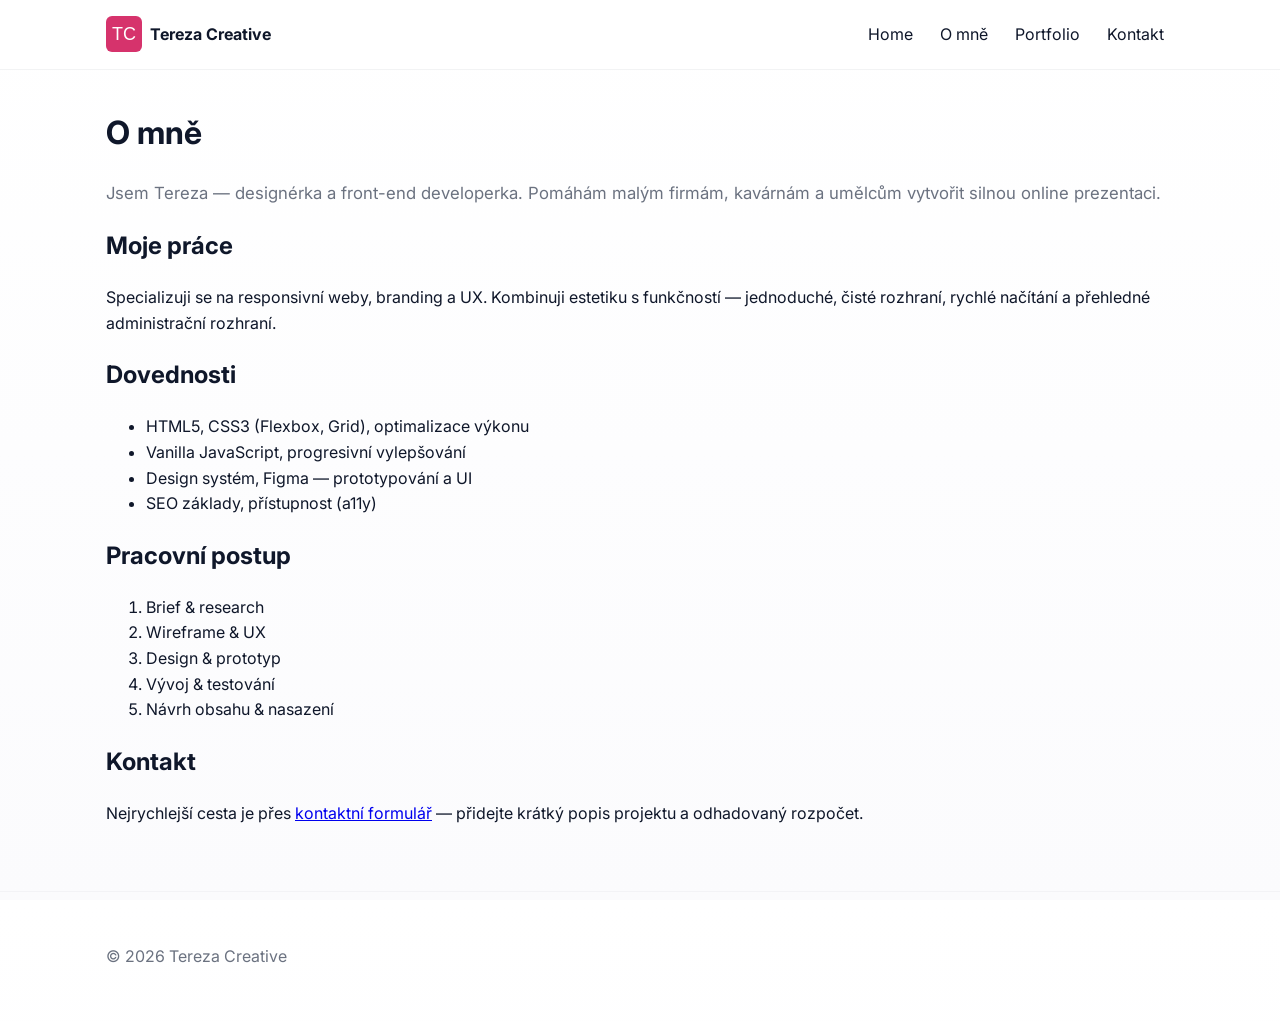
<file: about.html>
<!doctype html>
<html lang="cs">
<head>
  <meta charset="utf-8">
  <meta name="viewport" content="width=device-width,initial-scale=1">
  <title>O mně — Tereza Creative</title>
  <meta name="description" content="O mně — Tereza, designerka a front-end developerka. Pomáhám značkám s weby a vizuálním stylem.">
  <link rel="stylesheet" href="/css/styles.css">
</head>
<body>
  <header class="site-header">
    <div class="container header-inner">
      <a class="brand" href="/"><img src="/assets/favicon.svg" class="logo" alt="Tereza Creative"> Tereza Creative</a>
      <button id="nav-toggle-2" class="nav-toggle" aria-expanded="false">Menu</button>
      <nav id="site-nav-2" class="site-nav">
        <a href="/">Home</a>
        <a href="/about.html">O mně</a>
        <a href="/portfolio.html">Portfolio</a>
        <a href="/contact.html">Kontakt</a>
      </nav>
    </div>
  </header>

  <main class="container about">
    <h1>O mně</h1>
    <p class="lead">Jsem Tereza — designérka a front-end developerka. Pomáhám malým firmám, kavárnám a umělcům vytvořit silnou online prezentaci.</p>

    <section>
      <h2>Moje práce</h2>
      <p>Specializuji se na responsivní weby, branding a UX. Kombinuji estetiku s funkčností — jednoduché, čisté rozhraní, rychlé načítání a přehledné administrační rozhraní.</p>
    </section>

    <section>
      <h2>Dovednosti</h2>
      <ul>
        <li>HTML5, CSS3 (Flexbox, Grid), optimalizace výkonu</li>
        <li>Vanilla JavaScript, progresivní vylepšování</li>
        <li>Design systém, Figma — prototypování a UI</li>
        <li>SEO základy, přístupnost (a11y)</li>
      </ul>
    </section>

    <section>
      <h2>Pracovní postup</h2>
      <ol>
        <li>Brief &amp; research</li>
        <li>Wireframe &amp; UX</li>
        <li>Design &amp; prototyp</li>
        <li>Vývoj &amp; testování</li>
        <li>Návrh obsahu &amp; nasazení</li>
      </ol>
    </section>

    <section>
      <h2>Kontakt</h2>
      <p>Nejrychlejší cesta je přes <a href="/contact.html">kontaktní formulář</a> — přidejte krátký popis projektu a odhadovaný rozpočet.</p>
    </section>
  </main>

  <footer class="site-footer">
    <div class="container">
      <p>&copy; <span id="year-2"></span> Tereza Creative</p>
    </div>
  </footer>

  <script src="/js/main.js"></script>
</body>
</html>
</file>
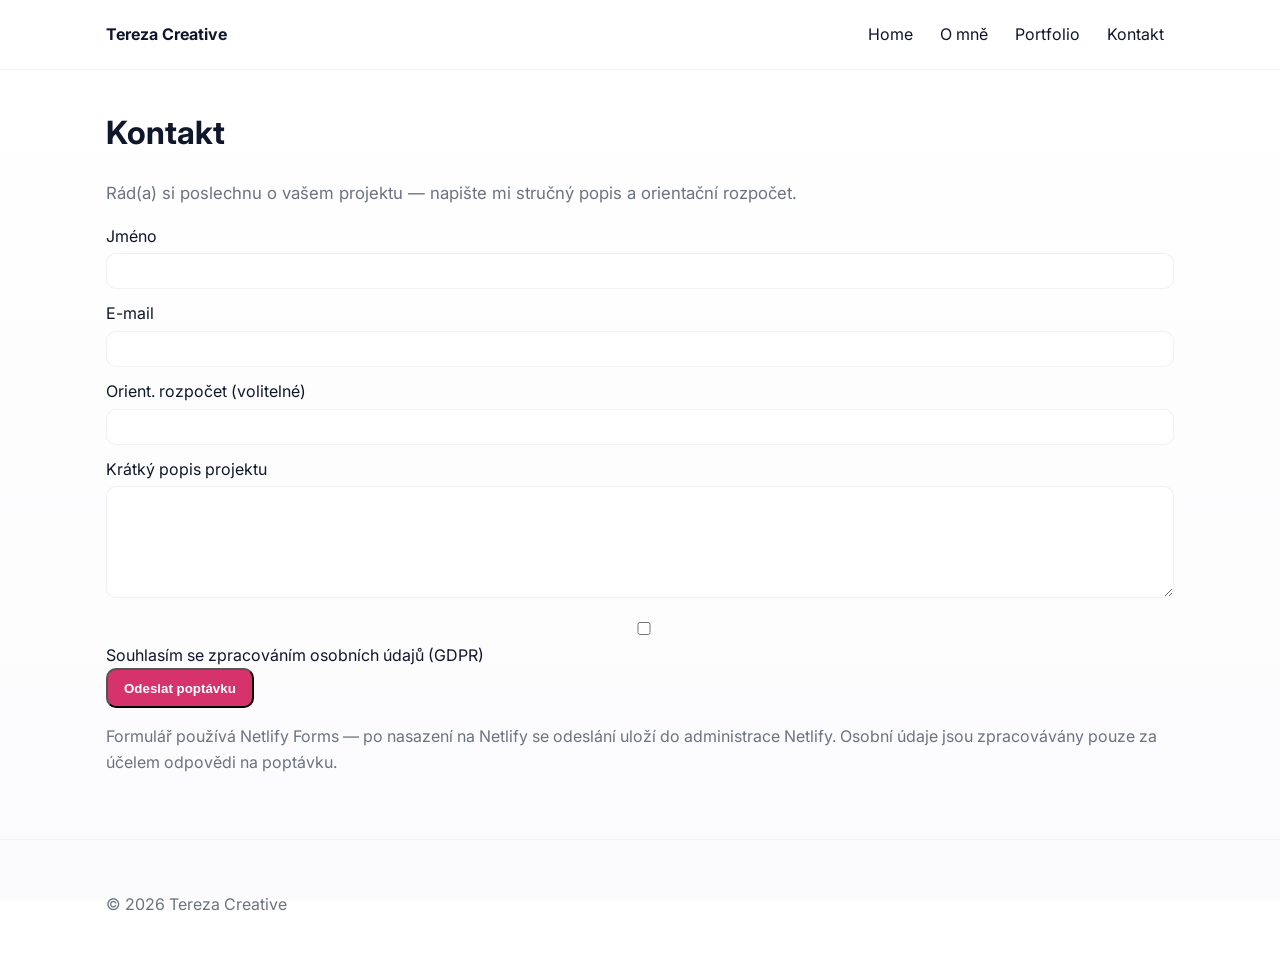
<file: contact.html>
<!doctype html>
<html lang="cs">
<head>
  <meta charset="utf-8">
  <meta name="viewport" content="width=device-width,initial-scale=1">
  <title>Kontakt — Tereza Creative</title>
  <meta name="description" content="Kontaktujte mě — poptávky a spolupráce.">
  <link rel="stylesheet" href="/css/styles.css">
</head>
<body>
  <header class="site-header">
    <div class="container header-inner">
      <a class="brand" href="/">Tereza Creative</a>
      <button id="nav-toggle-4" class="nav-toggle" aria-expanded="false">Menu</button>
      <nav id="site-nav-4" class="site-nav">
        <a href="/">Home</a>
        <a href="/about.html">O mně</a>
        <a href="/portfolio.html">Portfolio</a>
        <a href="/contact.html">Kontakt</a>
      </nav>
    </div>
  </header>

  <main class="container contact">
    <h1>Kontakt</h1>
    <p class="lead">Rád(a) si poslechnu o vašem projektu — napište mi stručný popis a orientační rozpočet.</p>

    <!-- Netlify Forms: name attribute and hidden form-name input are required -->
    <form id="contact-form" name="contact" method="POST" data-netlify="true" data-netlify-honeypot="bot-field">
      <input type="hidden" name="form-name" value="contact">
      <p style="display:none">
        <label>Nejsi robot? <input name="bot-field"></label>
      </p>

      <label for="name">Jméno</label>
      <input id="name" name="name" type="text" required>

      <label for="email">E-mail</label>
      <input id="email" name="email" type="email" required>

      <label for="budget">Orient. rozpočet (volitelné)</label>
      <input id="budget" name="budget" type="text">

      <label for="message">Krátký popis projektu</label>
      <textarea id="message" name="message" rows="6" required></textarea>

      <label><input type="checkbox" name="consent" required> Souhlasím se zpracováním osobních údajů (GDPR)</label>

      <button class="btn" type="submit">Odeslat poptávku</button>
    </form>

    <p class="small muted">Formulář používá Netlify Forms — po nasazení na Netlify se odeslání uloží do administrace Netlify. Osobní údaje jsou zpracovávány pouze za účelem odpovědi na poptávku.</p>
  </main>

  <footer class="site-footer">
    <div class="container">
      <p>&copy; <span id="year-4"></span> Tereza Creative</p>
    </div>
  </footer>

  <script src="/js/main.js"></script>
</body>
</html>
</file>
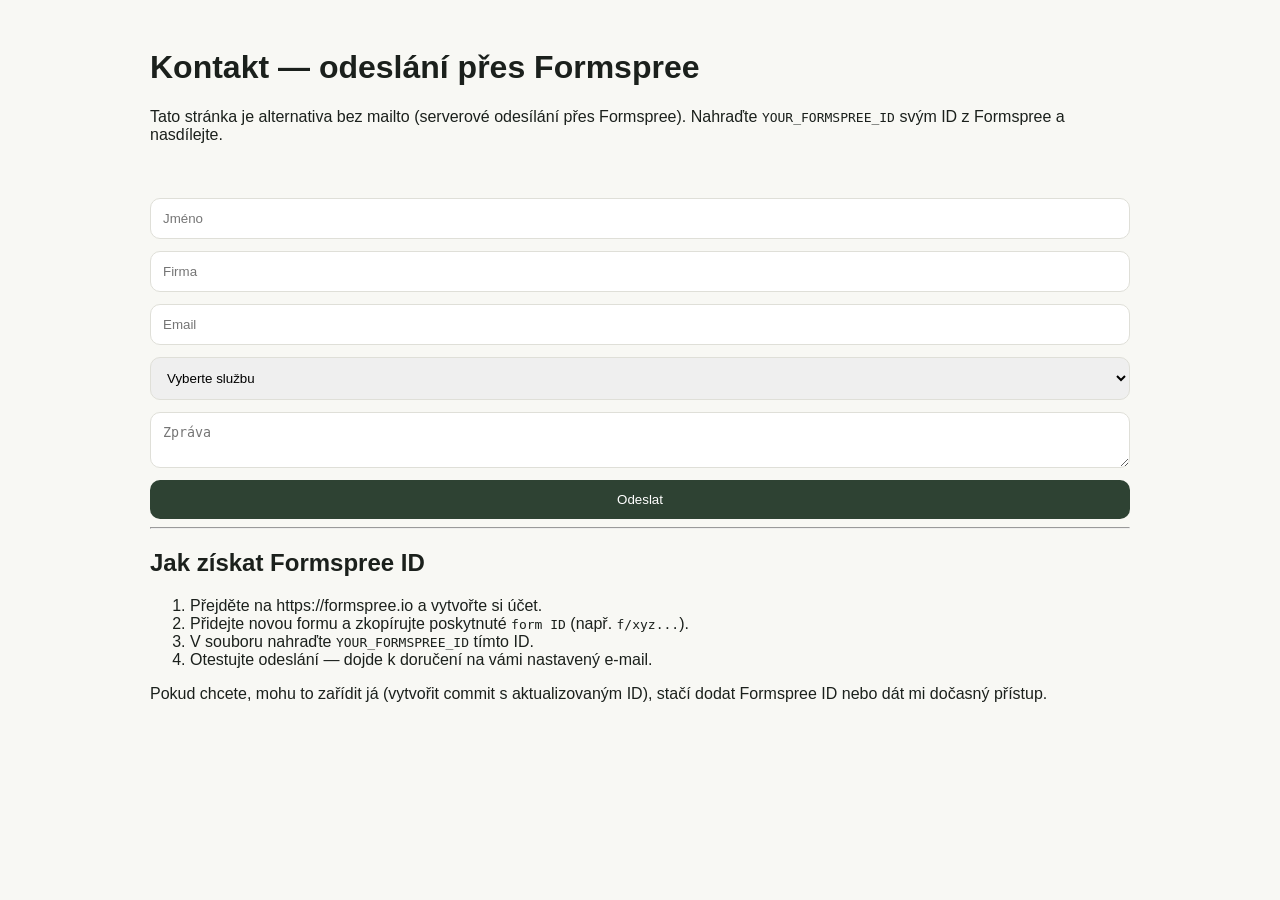
<file: index_formspree.html>
<!doctype html>
<html lang="cs">
<head>
  <meta charset="utf-8">
  <meta name="viewport" content="width=device-width,initial-scale=1">
  <meta name="description" content="Tereza Creative – kontakt (Formspree) — alternativa k mailto pro spolehlivé odesílání formuláře.">
  <title>Tereza Creative | Kontakt (Formspree)</title>
  <style>
    /* Minimal styles copied from main site for consistent look */
    :root{--bg:#f8f8f4;--ink:#1b201c;--line:#dfdfd8;--white:#fff;--green:#2e4233}
    body{margin:0;font-family:Arial,Helvetica,sans-serif;background:var(--bg);color:var(--ink);}
    .wrap{width:min(980px,calc(100% - 32px));margin:0 auto;padding:28px;}
    form{display:grid;gap:12px}
    input,select,textarea,button{padding:12px;border:1px solid var(--line);border-radius:10px}
    button{background:var(--green);color:#fff;border:0;cursor:pointer}
    #hint{min-height:22px;color:#8a3f3f;font-weight:600}
  </style>
</head>
<body>
  <div class="wrap">
    <h1>Kontakt — odeslání přes Formspree</h1>
    <p>Tato stránka je alternativa bez mailto (serverové odesílání přes Formspree). Nahraďte <code>YOUR_FORMSPREE_ID</code> svým ID z Formspree a nasdílejte.</p>

    <p id="hint"></p>

    <!-- Replace YOUR_FORMSPREE_ID with your actual Formspree form ID (e.g. mf/xxxxxx or f/xxxxxx) -->
    <form id="form" action="https://formspree.io/f/YOUR_FORMSPREE_ID" method="POST">
      <input name="name" type="text" placeholder="Jméno" required>
      <input name="company" type="text" placeholder="Firma">
      <input name="reply" type="email" placeholder="Email" required>
      <select name="service">
        <option value="">Vyberte službu</option>
        <option value="Balíček START">Balíček START</option>
        <option value="Balíček STANDARD">Balíček STANDARD</option>
        <option value="Balíček PREMIUM">Balíček PREMIUM</option>
      </select>
      <textarea name="message" placeholder="Zpráva"></textarea>
      <!-- Honeypot anti-spam field (hidden from users) -->
      <input type="text" name="_gotcha" style="display:none">
      <!-- Optional: set a redirect or return message by Formspree settings; we handle client-side response here -->
      <button type="submit">Odeslat</button>
    </form>

    <script>
      // Progressive enhancement: submit via fetch to Formspree API and show UI feedback
      (function(){
        const form = document.getElementById('form');
        const hint = document.getElementById('hint');
        if(!form) return;

        form.addEventListener('submit', async function(e){
          e.preventDefault();
          hint.textContent = 'Odesílám…';

          // Build payload
          const data = new FormData(form);

          // Basic client-side spam check (honeypot)
          if(data.get('_gotcha')){
            hint.textContent = 'Podezřelý požadavek (spam).';
            return;
          }

          try{
            const action = form.action;
            const resp = await fetch(action, {
              method: form.method || 'POST',
              body: data,
              headers: {
                'Accept': 'application/json'
              }
            });
            if(resp.ok){
              hint.style.color = 'green';
              hint.textContent = 'Děkuji — zpráva byla odeslána.';
              form.reset();
            } else {
              const json = await resp.json().catch(()=>null);
              hint.style.color = '#8a3f3f';
              hint.textContent = (json && json.error) ? ('Chyba: '+json.error) : 'Došlo k chybě při odesílání. Zkuste to prosím později.';
            }
          }catch(err){
            hint.style.color = '#8a3f3f';
            hint.textContent = 'Chyba sítě při odesílání. Zkontrolujte připojení.';
            console.error(err);
          }
        });
      })();
    </script>

    <hr>
    <h2>Jak získat Formspree ID</h2>
    <ol>
      <li>Přejděte na https://formspree.io a vytvořte si účet.</li>
      <li>Přidejte novou formu a zkopírujte poskytnuté <code>form ID</code> (např. <code>f/xyz...</code>).</li>
      <li>V souboru nahraďte <code>YOUR_FORMSPREE_ID</code> tímto ID.</li>
      <li>Otestujte odeslání — dojde k doručení na vámi nastavený e‑mail.</li>
    </ol>

    <p>Pokud chcete, mohu to zařídit já (vytvořit commit s aktualizovaným ID), stačí dodat Formspree ID nebo dát mi dočasný přístup.</p>
  </div>
</body>
</html>
</file>
<file: css/styles.css>
/* Finalized CSS for Tereza Creative — improved layout and design */
@import url('https://fonts.googleapis.com/css2?family=Inter:wght@300;400;600;700&display=swap');
:root{
  --accent:#d6336c;
  --accent-2:#6f42c1;
  --bg:#ffffff;
  --card:#ffffff;
  --muted:#6b7280;
  --text:#0f172a;
  --radius:12px;
  --container:1100px;
}
*{box-sizing:border-box}
html,body{height:100%}
body{margin:0;font-family:Inter, system-ui, -apple-system, "Segoe UI", Roboto, "Helvetica Neue", Arial;line-height:1.6;color:var(--text);background:linear-gradient(180deg,#fff,#fbfbfd)}
.container{max-width:var(--container);margin:0 auto;padding:1rem}
.header-inner{display:flex;align-items:center;justify-content:space-between}
.brand{font-weight:700;text-decoration:none;color:var(--text);display:flex;gap:.5rem;align-items:center}
.logo{width:36px;height:36px}
.site-header{position:sticky;top:0;background:rgba(255,255,255,0.75);backdrop-filter:blur(6px);border-bottom:1px solid rgba(15,23,42,0.05);z-index:100}
.nav-toggle{display:inline-block;background:none;border:0;font-size:1rem;padding:.5rem;border-radius:8px}
.site-nav{display:none;gap:.5rem;align-items:center}
.site-nav a{display:block;padding:.35rem .6rem;text-decoration:none;color:var(--text);border-radius:8px}
.site-nav a.cta{background:var(--accent);color:#fff}
.hero{padding:3.5rem 0}
.hero-inner{display:grid;grid-template-columns:1fr;gap:1.5rem;align-items:center}
.hero h1{margin:0 0 .5rem;font-size:1.9rem}
.lead{color:var(--muted);font-size:1.05rem}
.hero-image img{width:100%;border-radius:12px;box-shadow:0 10px 30px rgba(15,23,42,0.06)}
.btn{display:inline-block;padding:.65rem 1rem;background:var(--accent);color:white;border-radius:10px;text-decoration:none;font-weight:600}
.btn.outline{background:transparent;border:1px solid rgba(15,23,42,0.06);color:var(--text)}
.services{padding:2rem 0}
.grid{display:grid;gap:1rem}
.grid-3{grid-template-columns:1fr}
.grid-2{grid-template-columns:1fr}
.service{background:var(--card);padding:1rem;border-radius:12px;border:1px solid rgba(15,23,42,0.04)}
.muted{color:var(--muted)}
.portfolio-grid .portfolio-item{cursor:pointer;border-radius:12px;overflow:hidden;background:#fff;border:1px solid rgba(15,23,42,0.04)}
.portfolio-item img{display:block;width:100%;height:220px;object-fit:cover}
.center{text-align:center}
.testimonials blockquote{background:linear-gradient(180deg,#fff,#fff);padding:1rem;border-radius:12px;border:1px solid rgba(15,23,42,0.04)}
.cta-section{background:linear-gradient(90deg,rgba(214,51,108,0.06), rgba(111,66,193,0.04));padding:2rem;border-radius:12px;margin:2rem 0}
.footer-inner{display:flex;align-items:center;justify-content:space-between;gap:1rem}
.socials a{display:inline-block;margin-left:.5rem;padding:.35rem .5rem;border-radius:8px;border:1px solid rgba(15,23,42,0.04);text-decoration:none;color:var(--muted)}
.site-footer{border-top:1px solid rgba(15,23,42,0.03);padding:1.25rem 0;margin-top:2rem;color:var(--muted)}
.lightbox{position:fixed;inset:0;display:none;align-items:center;justify-content:center;background:rgba(2,6,23,0.7);z-index:200;padding:2rem}
.lightbox img{max-width:90%;max-height:80%;border-radius:8px}
.lightbox-close{position:absolute;top:1rem;right:1rem;background:none;border:0;color:white;font-size:1.5rem}
label{display:block;margin-top:.75rem}
input,textarea{width:100%;padding:.6rem;border:1px solid rgba(15,23,42,0.06);border-radius:10px;margin-top:.25rem}
small.small{font-size:.85rem;color:var(--muted)}
.post{background:#fff;padding:1rem;border-radius:12px;border:1px solid rgba(15,23,42,0.04)}
@media(min-width:768px){
  .grid-3{grid-template-columns:repeat(3,1fr)}
  .grid-2{grid-template-columns:repeat(2,1fr)}
  .site-nav{display:flex}
  .nav-toggle{display:none}
  .hero-inner{grid-template-columns:1fr 460px}
  .portfolio-item img{height:260px}
}
</file>
